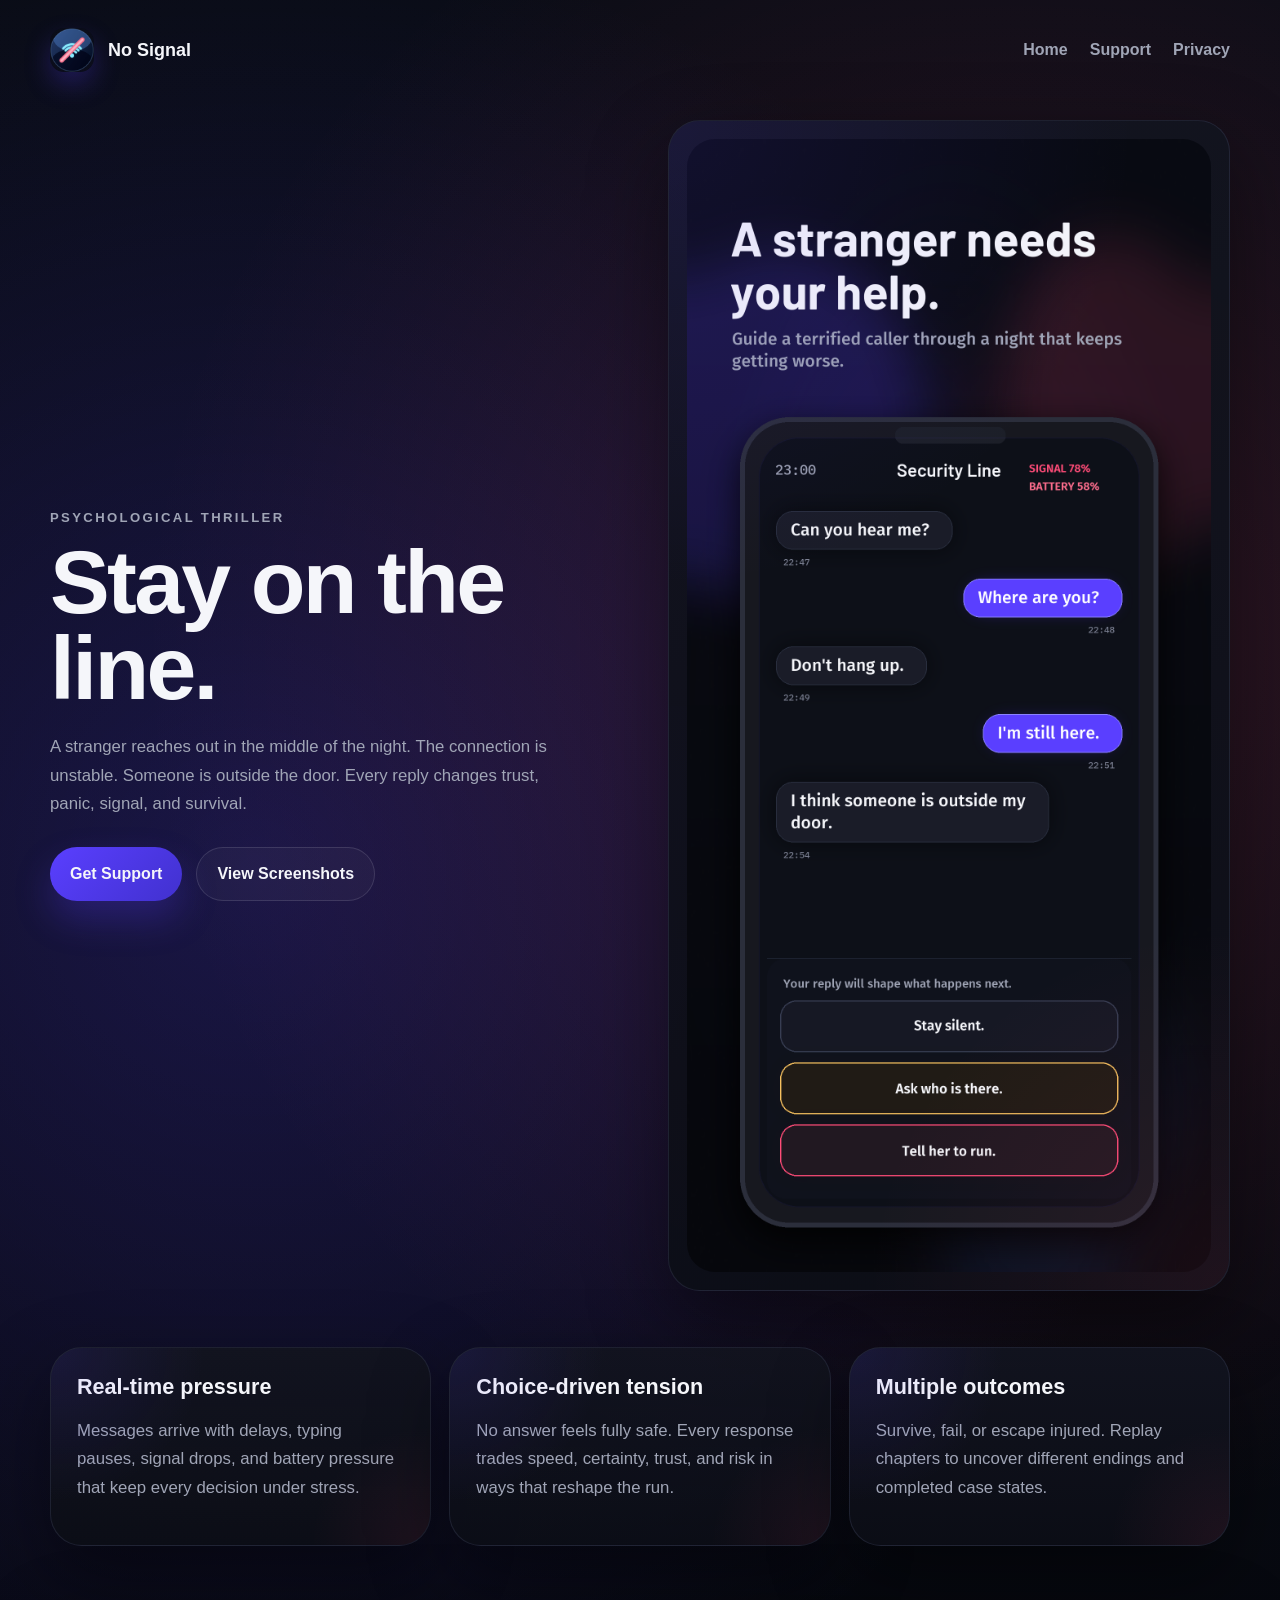
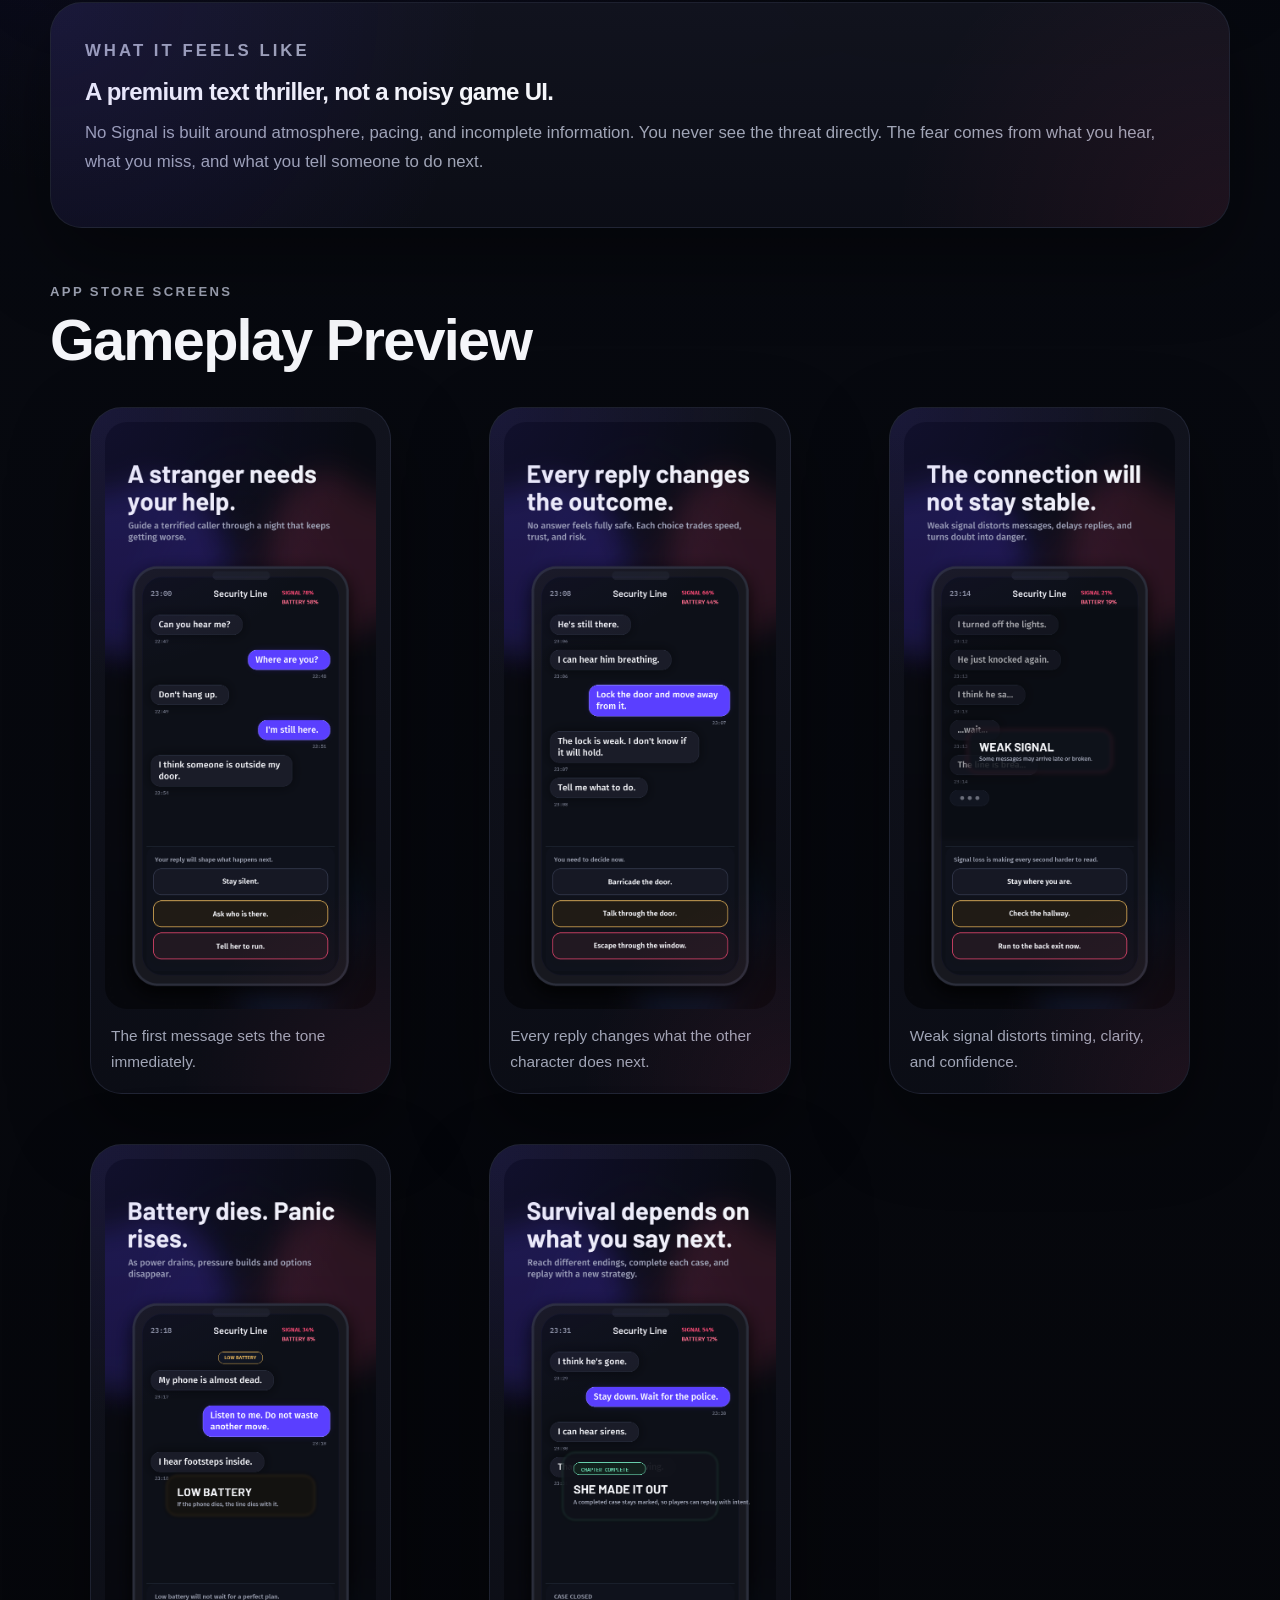
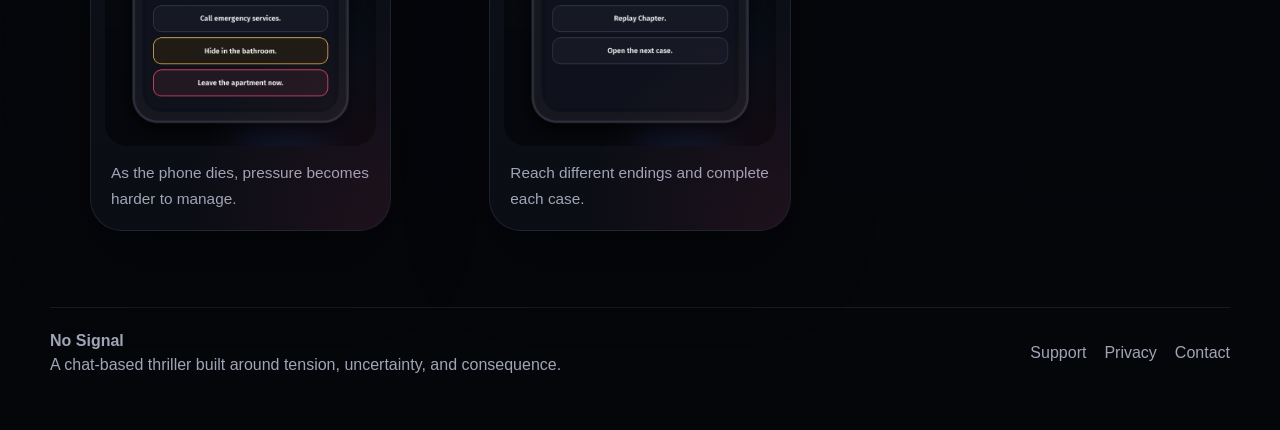
<file: index.html>
<!DOCTYPE html>
<html lang="en">
  <head>
    <meta charset="utf-8" />
    <meta name="viewport" content="width=device-width, initial-scale=1" />
    <title>No Signal</title>
    <meta
      name="description"
      content="No Signal is a premium chat-based psychological thriller where every reply changes trust, panic, signal, and survival."
    />
    <link rel="icon" type="image/png" href="assets/icons/icon-round-master-1024.png" />
    <link rel="stylesheet" href="styles.css" />
  </head>
  <body>
    <div class="page-shell">
      <header class="site-header">
        <a class="brand" href="index.html">
          <img src="assets/icons/icon-round-master-1024.png" alt="No Signal icon" />
          <span>No Signal</span>
        </a>
        <nav class="site-nav">
          <a href="index.html">Home</a>
          <a href="support.html">Support</a>
          <a href="privacy.html">Privacy</a>
        </nav>
      </header>

      <main>
        <section class="hero">
          <div class="hero-copy">
            <p class="eyebrow">Psychological Thriller</p>
            <h1>Stay on the line.</h1>
            <p class="hero-text">
              A stranger reaches out in the middle of the night. The connection is unstable. Someone is outside the door.
              Every reply changes trust, panic, signal, and survival.
            </p>
            <div class="hero-actions">
              <a class="button button-primary" href="support.html">Get Support</a>
              <a class="button button-secondary" href="#screenshots">View Screenshots</a>
            </div>
          </div>

          <div class="hero-card">
            <img src="assets/images/01-hook-stranger.png" alt="No Signal gameplay screenshot" />
          </div>
        </section>

        <section class="feature-grid">
          <article class="feature-card">
            <h2>Real-time pressure</h2>
            <p>
              Messages arrive with delays, typing pauses, signal drops, and battery pressure that keep every decision under
              stress.
            </p>
          </article>
          <article class="feature-card">
            <h2>Choice-driven tension</h2>
            <p>
              No answer feels fully safe. Every response trades speed, certainty, trust, and risk in ways that reshape the run.
            </p>
          </article>
          <article class="feature-card">
            <h2>Multiple outcomes</h2>
            <p>
              Survive, fail, or escape injured. Replay chapters to uncover different endings and completed case states.
            </p>
          </article>
        </section>

        <section class="content-block">
          <div class="content-copy">
            <p class="eyebrow">What It Feels Like</p>
            <h2>A premium text thriller, not a noisy game UI.</h2>
            <p>
              No Signal is built around atmosphere, pacing, and incomplete information. You never see the threat directly. The
              fear comes from what you hear, what you miss, and what you tell someone to do next.
            </p>
          </div>
        </section>

        <section id="screenshots" class="screenshots">
          <div class="section-heading">
            <p class="eyebrow">App Store Screens</p>
            <h2>Gameplay Preview</h2>
          </div>

          <div class="screenshot-grid">
            <figure class="shot">
              <img src="assets/images/01-hook-stranger.png" alt="A stranger needs your help screenshot" />
              <figcaption>The first message sets the tone immediately.</figcaption>
            </figure>
            <figure class="shot">
              <img src="assets/images/02-decisions-matter.png" alt="Decisions matter screenshot" />
              <figcaption>Every reply changes what the other character does next.</figcaption>
            </figure>
            <figure class="shot">
              <img src="assets/images/03-signal-collapse.png" alt="Signal collapse screenshot" />
              <figcaption>Weak signal distorts timing, clarity, and confidence.</figcaption>
            </figure>
            <figure class="shot">
              <img src="assets/images/04-battery-pressure.png" alt="Battery pressure screenshot" />
              <figcaption>As the phone dies, pressure becomes harder to manage.</figcaption>
            </figure>
            <figure class="shot">
              <img src="assets/images/05-ending-complete.png" alt="Ending and completion screenshot" />
              <figcaption>Reach different endings and complete each case.</figcaption>
            </figure>
          </div>
        </section>
      </main>

      <footer class="site-footer">
        <div>
          <strong>No Signal</strong>
          <p>A chat-based thriller built around tension, uncertainty, and consequence.</p>
        </div>
        <div class="footer-links">
          <a href="support.html">Support</a>
          <a href="privacy.html">Privacy</a>
          <a href="mailto:akifmelik@gmail.com">Contact</a>
        </div>
      </footer>
    </div>
  </body>
</html>
</file>
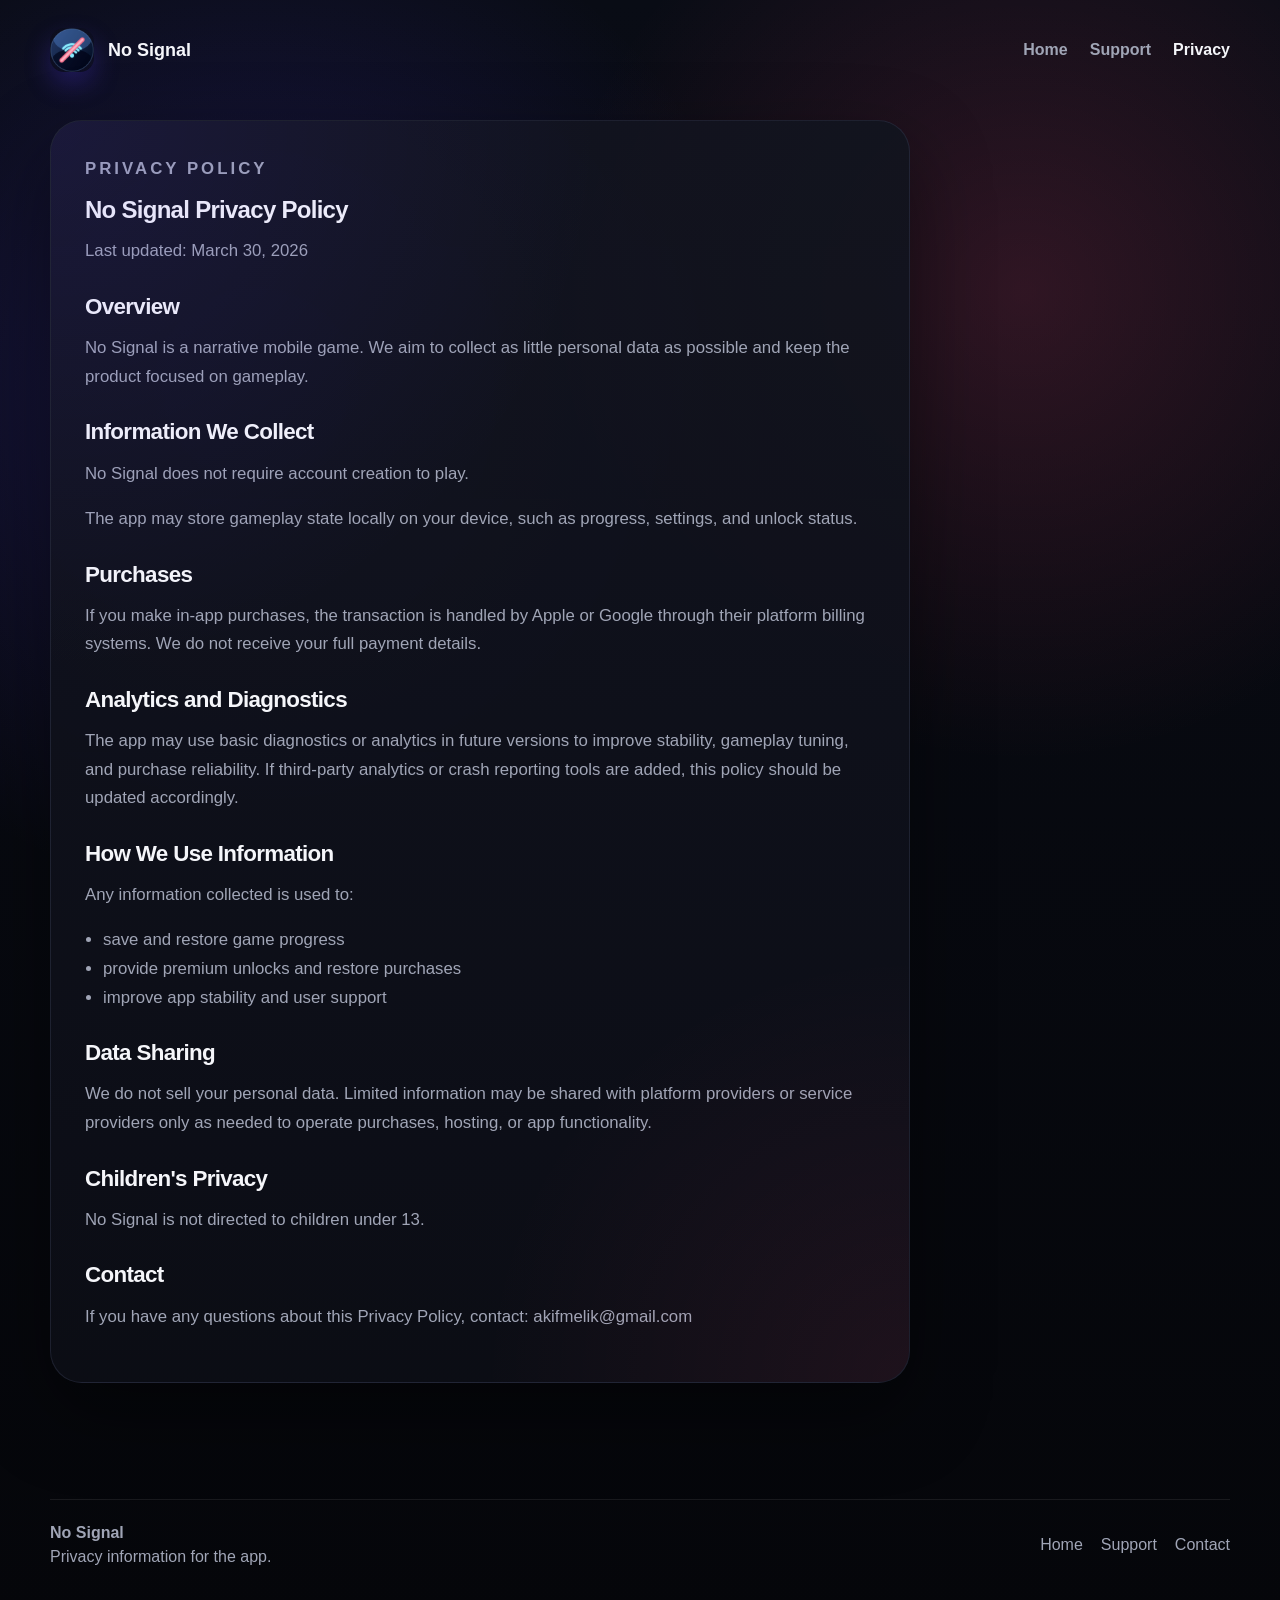
<file: privacy.html>
<!DOCTYPE html>
<html lang="en">
  <head>
    <meta charset="utf-8" />
    <meta name="viewport" content="width=device-width, initial-scale=1" />
    <title>No Signal Privacy Policy</title>
    <meta name="description" content="Privacy Policy for No Signal." />
    <link rel="icon" type="image/png" href="assets/icons/icon-round-master-1024.png" />
    <link rel="stylesheet" href="styles.css" />
  </head>
  <body>
    <div class="page-shell">
      <header class="site-header">
        <a class="brand" href="index.html">
          <img src="assets/icons/icon-round-master-1024.png" alt="No Signal icon" />
          <span>No Signal</span>
        </a>
        <nav class="site-nav">
          <a href="index.html">Home</a>
          <a href="support.html">Support</a>
          <a href="privacy.html" aria-current="page">Privacy</a>
        </nav>
      </header>

      <main class="page-content">
        <section class="content-block narrow legal">
          <p class="eyebrow">Privacy Policy</p>
          <h1>No Signal Privacy Policy</h1>
          <p>Last updated: March 30, 2026</p>

          <h2>Overview</h2>
          <p>
            No Signal is a narrative mobile game. We aim to collect as little personal data as possible and keep the product
            focused on gameplay.
          </p>

          <h2>Information We Collect</h2>
          <p>No Signal does not require account creation to play.</p>
          <p>The app may store gameplay state locally on your device, such as progress, settings, and unlock status.</p>

          <h2>Purchases</h2>
          <p>
            If you make in-app purchases, the transaction is handled by Apple or Google through their platform billing systems.
            We do not receive your full payment details.
          </p>

          <h2>Analytics and Diagnostics</h2>
          <p>
            The app may use basic diagnostics or analytics in future versions to improve stability, gameplay tuning, and purchase
            reliability. If third-party analytics or crash reporting tools are added, this policy should be updated accordingly.
          </p>

          <h2>How We Use Information</h2>
          <p>Any information collected is used to:</p>
          <ul>
            <li>save and restore game progress</li>
            <li>provide premium unlocks and restore purchases</li>
            <li>improve app stability and user support</li>
          </ul>

          <h2>Data Sharing</h2>
          <p>
            We do not sell your personal data. Limited information may be shared with platform providers or service providers only
            as needed to operate purchases, hosting, or app functionality.
          </p>

          <h2>Children's Privacy</h2>
          <p>No Signal is not directed to children under 13.</p>

          <h2>Contact</h2>
          <p>If you have any questions about this Privacy Policy, contact: <a href="mailto:akifmelik@gmail.com">akifmelik@gmail.com</a></p>
        </section>
      </main>

      <footer class="site-footer">
        <div>
          <strong>No Signal</strong>
          <p>Privacy information for the app.</p>
        </div>
        <div class="footer-links">
          <a href="index.html">Home</a>
          <a href="support.html">Support</a>
          <a href="mailto:akifmelik@gmail.com">Contact</a>
        </div>
      </footer>
    </div>
  </body>
</html>
</file>
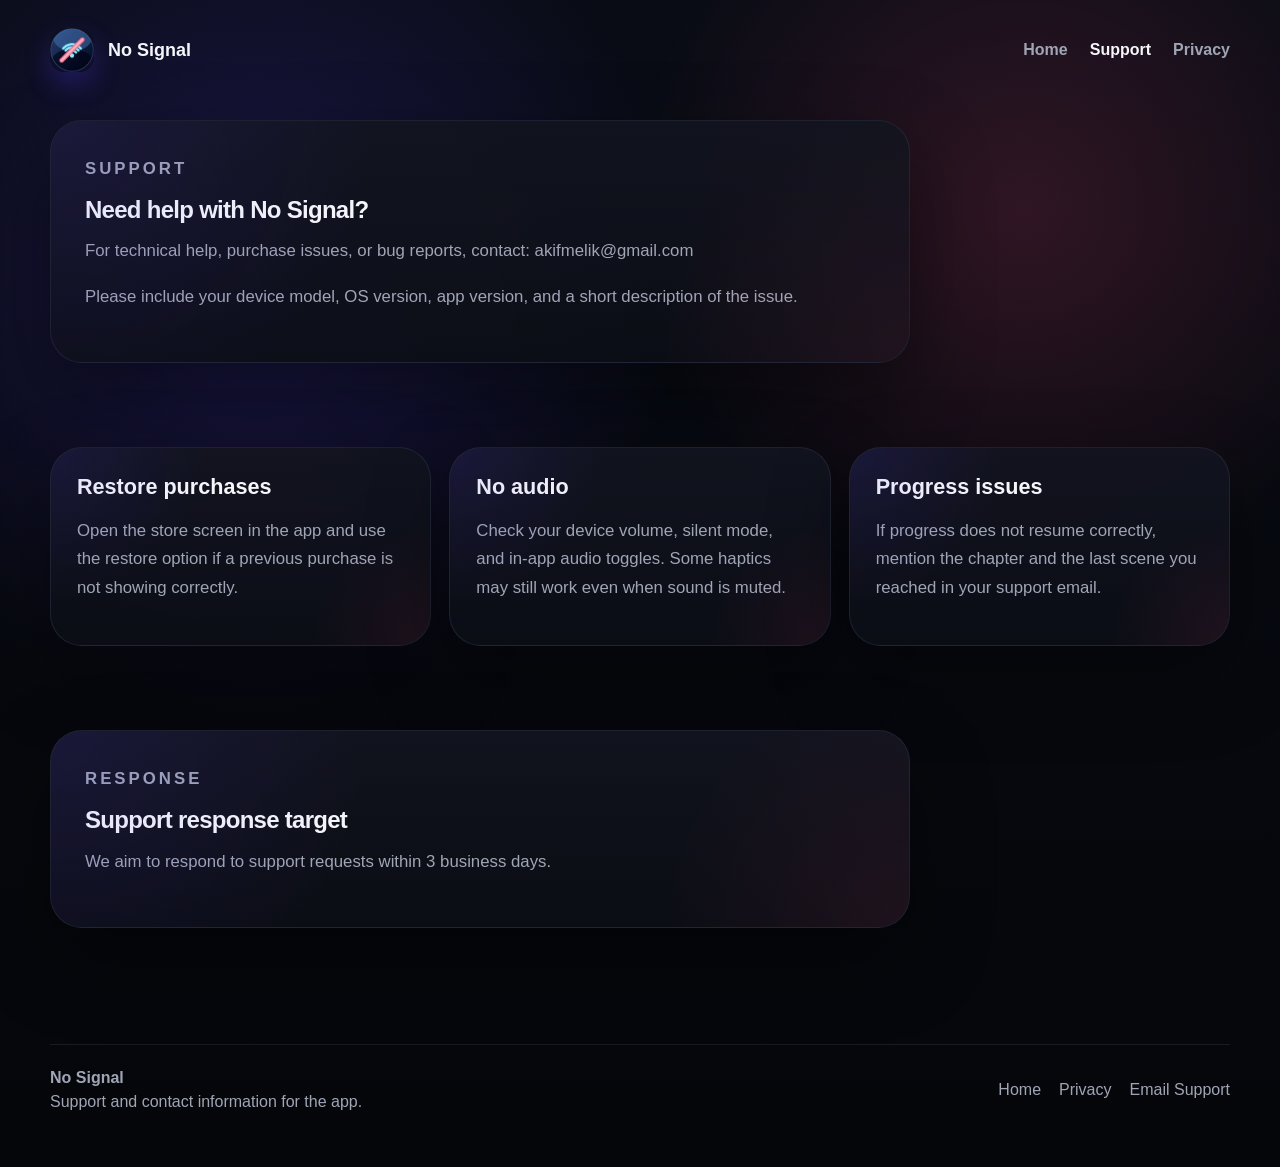
<file: support.html>
<!DOCTYPE html>
<html lang="en">
  <head>
    <meta charset="utf-8" />
    <meta name="viewport" content="width=device-width, initial-scale=1" />
    <title>No Signal Support</title>
    <meta name="description" content="Support information for No Signal." />
    <link rel="icon" type="image/png" href="assets/icons/icon-round-master-1024.png" />
    <link rel="stylesheet" href="styles.css" />
  </head>
  <body>
    <div class="page-shell">
      <header class="site-header">
        <a class="brand" href="index.html">
          <img src="assets/icons/icon-round-master-1024.png" alt="No Signal icon" />
          <span>No Signal</span>
        </a>
        <nav class="site-nav">
          <a href="index.html">Home</a>
          <a href="support.html" aria-current="page">Support</a>
          <a href="privacy.html">Privacy</a>
        </nav>
      </header>

      <main class="page-content">
        <section class="content-block narrow">
          <p class="eyebrow">Support</p>
          <h1>Need help with No Signal?</h1>
          <p>
            For technical help, purchase issues, or bug reports, contact:
            <a href="mailto:akifmelik@gmail.com">akifmelik@gmail.com</a>
          </p>
          <p>Please include your device model, OS version, app version, and a short description of the issue.</p>
        </section>

        <section class="faq-grid">
          <article class="feature-card">
            <h2>Restore purchases</h2>
            <p>Open the store screen in the app and use the restore option if a previous purchase is not showing correctly.</p>
          </article>
          <article class="feature-card">
            <h2>No audio</h2>
            <p>Check your device volume, silent mode, and in-app audio toggles. Some haptics may still work even when sound is muted.</p>
          </article>
          <article class="feature-card">
            <h2>Progress issues</h2>
            <p>If progress does not resume correctly, mention the chapter and the last scene you reached in your support email.</p>
          </article>
        </section>

        <section class="content-block narrow">
          <p class="eyebrow">Response</p>
          <h2>Support response target</h2>
          <p>We aim to respond to support requests within 3 business days.</p>
        </section>
      </main>

      <footer class="site-footer">
        <div>
          <strong>No Signal</strong>
          <p>Support and contact information for the app.</p>
        </div>
        <div class="footer-links">
          <a href="index.html">Home</a>
          <a href="privacy.html">Privacy</a>
          <a href="mailto:akifmelik@gmail.com">Email Support</a>
        </div>
      </footer>
    </div>
  </body>
</html>
</file>
<file: styles.css>
:root {
  --bg-top: #090c15;
  --bg-bottom: #05060a;
  --panel: rgba(17, 19, 29, 0.88);
  --panel-border: rgba(94, 102, 139, 0.22);
  --text-primary: #f5f6fa;
  --text-secondary: #a0a5b6;
  --text-muted: #7b8092;
  --violet: #5a3fff;
  --violet-soft: rgba(90, 63, 255, 0.18);
  --crimson: #ff4c78;
  --success: #7fffd1;
  --warning: #f6c15f;
  --shadow: 0 30px 80px rgba(0, 0, 0, 0.42);
  --radius-xl: 32px;
  --radius-lg: 24px;
  --radius-md: 18px;
  --radius-sm: 14px;
  --max-width: 1180px;
}

* {
  box-sizing: border-box;
}

html {
  scroll-behavior: smooth;
}

body {
  margin: 0;
  min-height: 100vh;
  color: var(--text-primary);
  font-family: -apple-system, BlinkMacSystemFont, "Segoe UI", sans-serif;
  background:
    radial-gradient(circle at 20% 24%, rgba(90, 63, 255, 0.22), transparent 32%),
    radial-gradient(circle at 80% 18%, rgba(255, 76, 120, 0.16), transparent 28%),
    linear-gradient(180deg, var(--bg-top), var(--bg-bottom));
}

a {
  color: inherit;
  text-decoration: none;
}

img {
  display: block;
  max-width: 100%;
}

.page-shell {
  width: min(calc(100% - 40px), var(--max-width));
  margin: 0 auto;
  padding: 28px 0 56px;
}

.site-header,
.site-footer {
  display: flex;
  align-items: center;
  justify-content: space-between;
  gap: 24px;
}

.site-header {
  margin-bottom: 48px;
}

.brand {
  display: inline-flex;
  align-items: center;
  gap: 14px;
  font-size: 1.125rem;
  font-weight: 700;
}

.brand img {
  width: 44px;
  height: 44px;
  border-radius: 14px;
  box-shadow: 0 12px 26px rgba(90, 63, 255, 0.26);
}

.site-nav {
  display: inline-flex;
  gap: 22px;
  color: var(--text-secondary);
  font-weight: 600;
}

.site-nav a[aria-current="page"],
.site-nav a:hover,
.footer-links a:hover {
  color: var(--text-primary);
}

.hero,
.content-block,
.screenshots,
.faq-grid,
.feature-grid {
  margin-bottom: 56px;
}

.hero {
  display: grid;
  grid-template-columns: 1.02fr 0.98fr;
  gap: 34px;
  align-items: center;
}

.eyebrow {
  margin: 0 0 14px;
  color: var(--text-secondary);
  text-transform: uppercase;
  letter-spacing: 0.18em;
  font-size: 0.82rem;
  font-weight: 700;
}

.hero h1,
.content-block h1,
.content-block h2,
.section-heading h2 {
  margin: 0;
  line-height: 0.96;
  letter-spacing: -0.03em;
}

.hero h1 {
  font-size: clamp(3rem, 7vw, 5.6rem);
  max-width: 10ch;
}

.hero-text,
.content-block p,
.feature-card p,
.shot figcaption,
.page-content p,
.page-content li {
  color: var(--text-secondary);
  line-height: 1.7;
  font-size: 1.05rem;
}

.hero-text {
  max-width: 56ch;
  margin: 22px 0 0;
}

.hero-actions {
  display: flex;
  flex-wrap: wrap;
  gap: 14px;
  margin-top: 28px;
}

.button {
  display: inline-flex;
  align-items: center;
  justify-content: center;
  min-height: 54px;
  padding: 0 20px;
  border-radius: 999px;
  font-weight: 700;
  transition: transform 140ms ease, border-color 140ms ease, background 140ms ease;
}

.button:hover {
  transform: translateY(-1px);
}

.button-primary {
  background: linear-gradient(135deg, var(--violet), #4131cf);
  box-shadow: 0 18px 36px rgba(90, 63, 255, 0.26);
}

.button-secondary {
  border: 1px solid rgba(255, 255, 255, 0.12);
  background: rgba(255, 255, 255, 0.03);
}

.hero-card,
.content-block,
.feature-card,
.shot,
.legal {
  position: relative;
  overflow: hidden;
  border: 1px solid var(--panel-border);
  border-radius: var(--radius-xl);
  background: linear-gradient(180deg, rgba(18, 20, 31, 0.94), rgba(12, 14, 22, 0.92));
  box-shadow: var(--shadow);
}

.hero-card::before,
.content-block::before,
.feature-card::before,
.shot::before,
.legal::before {
  content: "";
  position: absolute;
  inset: 0;
  background:
    radial-gradient(circle at top left, rgba(90, 63, 255, 0.12), transparent 36%),
    radial-gradient(circle at bottom right, rgba(255, 76, 120, 0.08), transparent 28%);
  pointer-events: none;
}

.hero-card {
  padding: 18px;
}

.hero-card img {
  width: 100%;
  border-radius: 28px;
}

.feature-grid,
.faq-grid {
  display: grid;
  grid-template-columns: repeat(3, minmax(0, 1fr));
  gap: 18px;
}

.feature-card {
  padding: 26px;
}

.feature-card h2 {
  margin: 0 0 10px;
  font-size: 1.35rem;
}

.content-block {
  padding: 34px;
}

.content-block.narrow {
  max-width: 860px;
}

.section-heading {
  margin-bottom: 22px;
}

.section-heading h2 {
  font-size: clamp(2rem, 5vw, 3.6rem);
}

.screenshot-grid {
  display: grid;
  grid-template-columns: repeat(3, minmax(0, 1fr));
  gap: 18px;
}

.shot {
  padding: 14px;
}

.shot figcaption {
  margin: 14px 6px 4px;
  font-size: 0.96rem;
}

.shot img {
  border-radius: 22px;
}

.page-content {
  display: grid;
  gap: 28px;
}

.legal h2 {
  margin-top: 30px;
  margin-bottom: 10px;
  font-size: 1.4rem;
}

.legal ul {
  margin-top: 0;
  padding-left: 18px;
}

.site-footer {
  margin-top: 60px;
  padding-top: 24px;
  border-top: 1px solid rgba(255, 255, 255, 0.08);
  color: var(--text-secondary);
}

.site-footer p {
  margin: 6px 0 0;
}

.footer-links {
  display: inline-flex;
  flex-wrap: wrap;
  gap: 18px;
}

@media (max-width: 980px) {
  .hero,
  .feature-grid,
  .faq-grid,
  .screenshot-grid,
  .site-header,
  .site-footer {
    grid-template-columns: 1fr;
    flex-direction: column;
    align-items: flex-start;
  }

  .hero {
    gap: 24px;
  }

  .hero h1 {
    max-width: 12ch;
  }

  .page-shell {
    width: min(calc(100% - 28px), var(--max-width));
  }
}
</file>
